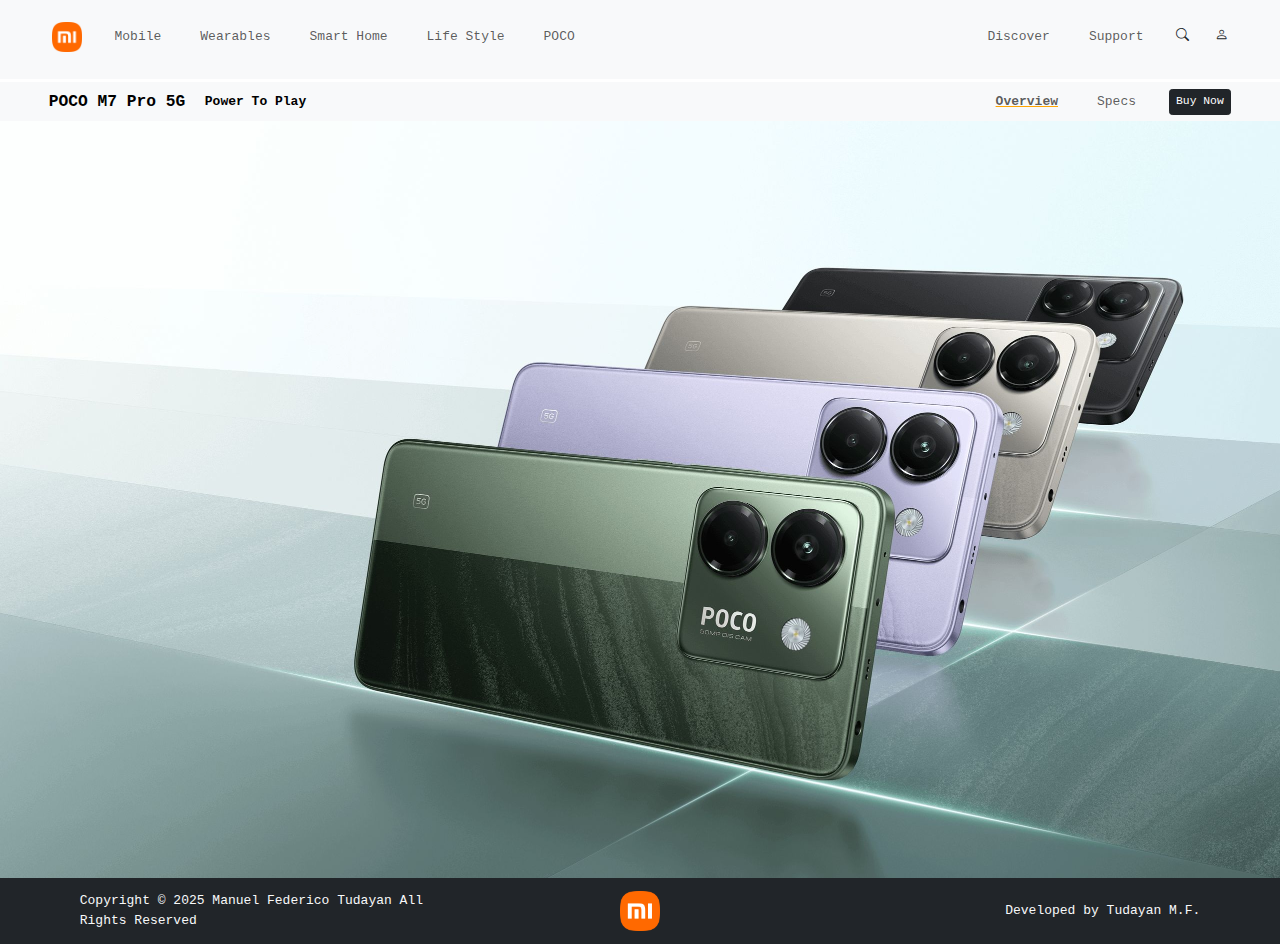
<file: index.html>
<!DOCTYPE html>
<html lang="en">
  <!--
    index.html
    Simple product landing page for POCO M7 Pro 5G
  -->
  <head>
    <meta charset="UTF-8"/>
    <meta name="viewport" content="width=device-width, initial-scale=1.0"/>

    <link rel="stylesheet" href="/rsc/css/bootstrap.min.css"/>
    <script src="/rsc/js/bootstrap.min.js"></script>

    <link rel="stylesheet" href="/rsc/custom.css"/>
    <script src="/rsc/custom.js"></script>

    <link rel="stylesheet" href="https://cdn.jsdelivr.net/npm/bootstrap-icons@1.11.3/font/bootstrap-icons.css"/>

    <link rel="icon" type="image/png" href="/media/img/favicon_xiaomi.png"/>

    <title>Xiaomi</title>
  </head>
  <body>
  <!-- Main site navigation: brand logo and category links -->
  <nav class="navbar navbar-expand-lg bg-body-tertiary py-1 mb-1" >
      <div class="container-fluid p-3 mb-2 bg-light text-dark">
        <a class="navbar-brand" href="#">
          <img
            src="/media/img/favicon_xiaomi.png"
            alt="Logo"
            width="30"
            height="30"
            class="d-inline-block align-text-top ms-5"
          />
        </a>
        <button
          class="navbar-toggler"
          type="button"
          data-bs-toggle="collapse"
          data-bs-target="#navbarText"
          aria-controls="navbarText"
          aria-expanded="false"
          aria-label="Toggle navigation"
        >
          <span class="navbar-toggler-icon"></span>
        </button>
        <div class="collapse navbar-collapse" id="navbarText">
          <ul class="navbar-nav me-auto mb-2 mb-lg-0">
            <li class="nav-item">
              <a class="nav-link ms-3 me-3 nav-hover" aria-current="page" href="#">Mobile</a>
            </li>
            <li class="nav-item">
              <a class="nav-link ms-3 me-3 nav-hover" href="#">Wearables</a>
            </li>
            <li class="nav-item">
              <a class="nav-link ms-3 me-3 nav-hover" href="#">Smart Home</a>
            </li>
            <li class="nav-item">
              <a class="nav-link ms-3 me-3 nav-hover" href="#">Life Style</a>
            </li>
            <li class="nav-item">
              <a class="nav-link  ms-3 me-3 nav-hover-poco" href="#">POCO</a>
            </li>
          </ul>
          <ul class="navbar-nav">
            <li class="nav-item">
              <a class="nav-link ms-3 me-3 nav-hover" href="#">Discover</a>
            </li>
            <li>
              <a class="nav-link ms-3 me-3 nav-hover" href="#">Support</a>
            </li>
          </ul>
            <i class="bi bi-search ms-3 me-3"></i>
            <i class="bi bi-person w-d ms-3 me-5"></i>
        </div>
      </div>
    </nav>

  <!-- Sticky product navigation: product title, overview/specs links and Buy button -->
  <div class="sticky-top">
      <nav class="navbar navbar-expand-lg bg-body-tertiary py-1 mt-1">
        <div class="container-fluid">
          <a class="navbar-brand ms-5 fs-5 fw-bold" href="#">POCO M7 Pro 5G</a>
          <div class="collapse navbar-collapse" id="navbarText">
            <ul class="navbar-nav me-auto mb-2 mb-lg-0">
              <li class="nav-item">
                <a class="nav-link active fw-bold" aria-current="page" href="#">Power To Play</a>
              </li>
            </ul>
            <ul class="navbar-nav">
              <li class="nav-item">
                <a class="nav-link ms-3 me-3 nav-hover-special fw-bold under-line" href="#">Overview</a>
              </li>
              <li>
                <a class="nav-link ms-3 me-3 nav-hover-special fw-lighter" href="/specs.html">Specs</a>
              </li>
            </ul>
            <!-- Buy Now button: has id="add". Shows an alert to simulate adding to cart. -->
            <button class="btn btn-dark btn-sm ms-3 me-5" type="button" id="add" onclick="addButton()">Buy Now</button>
          </div>
        </div>
      </nav>
    </div>

    <div id="carouselExampleSlidesOnly" class="carousel slide" data-bs-ride="carousel">
      <div class="carousel-inner">
        <div class="carousel-item active">
          
          <img src="/media/img/poco1.png" class="d-block w-100" alt="...">
        </div>
        <div class="carousel-item">
          <img src="/media/img/poco2.webp" class="d-block w-100" alt="...">
        </div>
        <div class="carousel-item">
          <img src="/media/img/poco3.webp" class="d-block w-100" alt="...">
        </div>
        <div class="carousel-item">
          <img src="/media/img/poco4.webp" class="d-block w-100" alt="...">
        </div>
      </div>
    </div>

  <!-- Footer: copyright, brand logo and developer credit -->
    <div class="footer bg-dark text-light py-3">
        <div class="container">
            <div class="row align-items-center">
                <!-- Copyright -->
                <div class="col text-start">
                    Copyright &copy; 2025 Manuel Federico Tudayan All Rights Reserved
                </div>

                <!-- Brand Logo -->
                <div class="col text-center">
                    <img src="/media/img/favicon_xiaomi.png" alt="Brand Logo" class="logo">
                </div>

                <!-- Developer -->
                <div class="col text-end">
                    Developed by Tudayan M.F.
                </div>
            </div>
        </div>
    </div>
  </body>
</html>
</file>
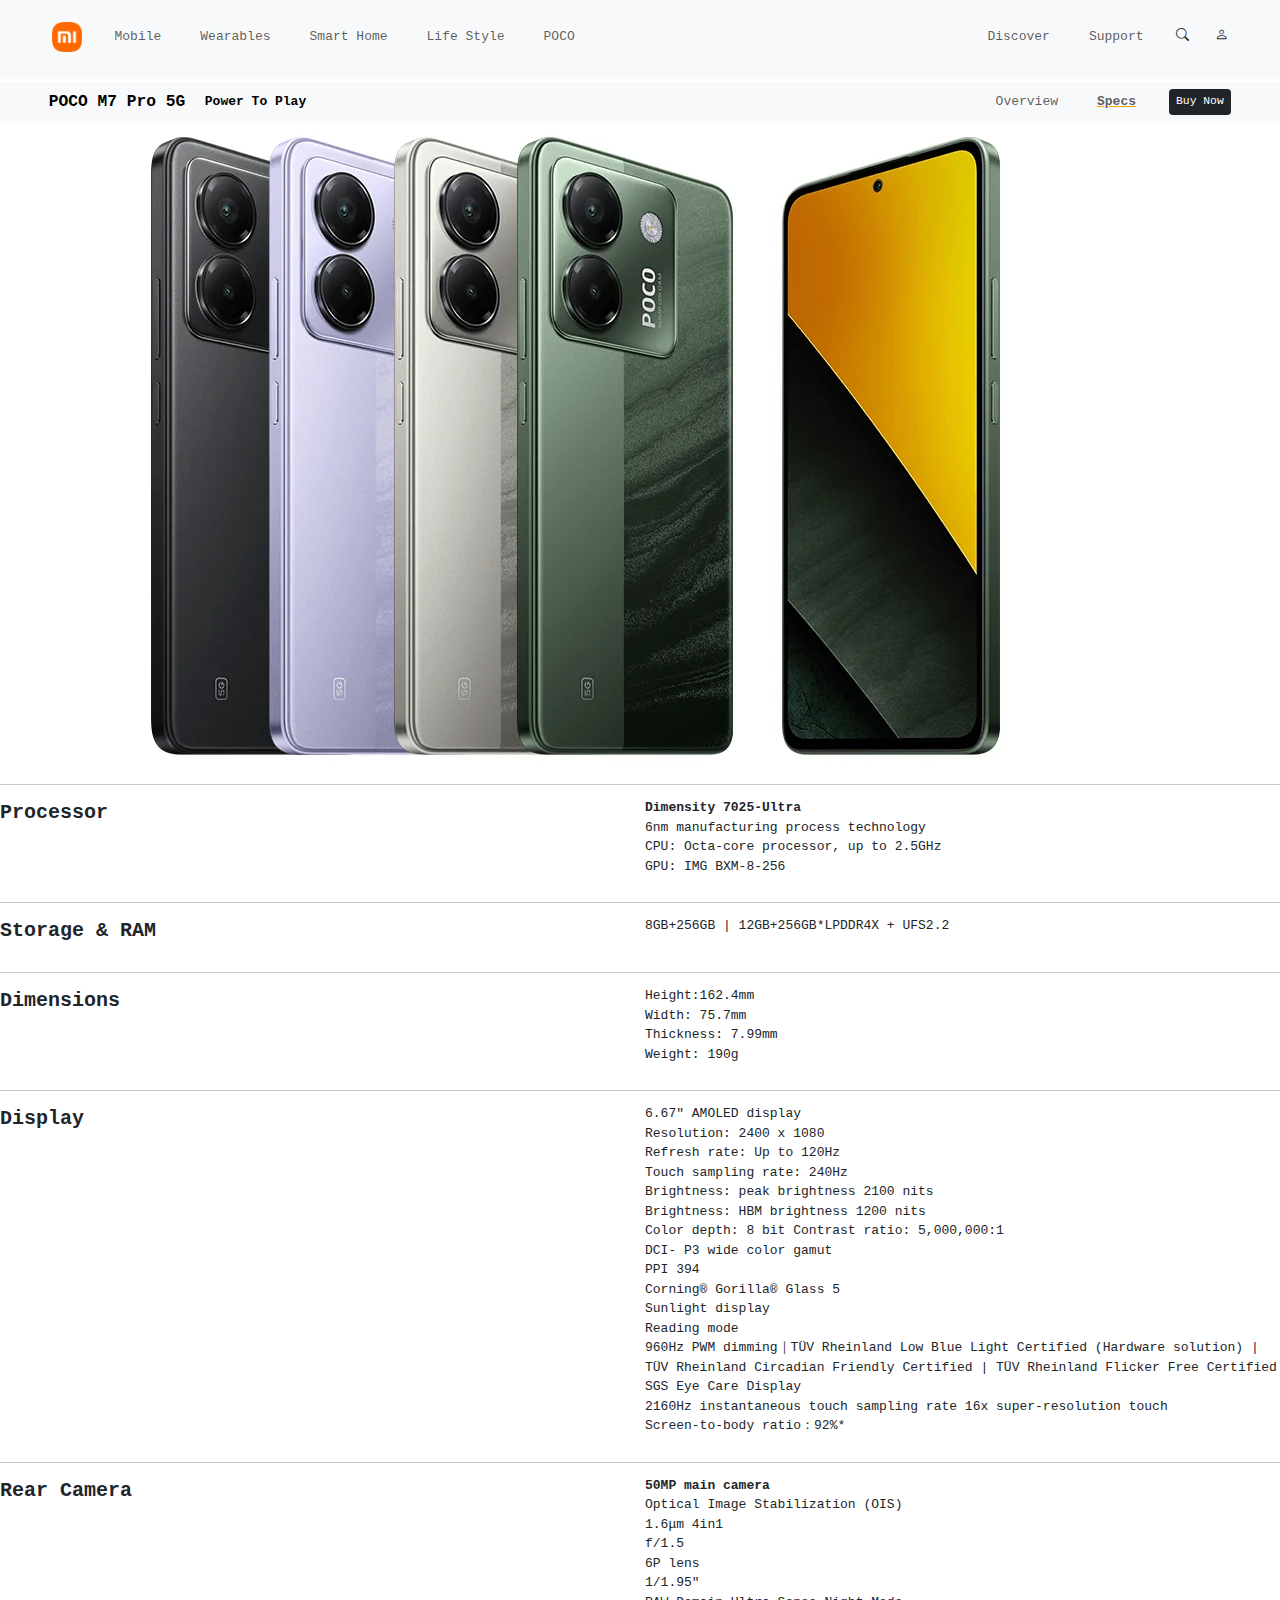
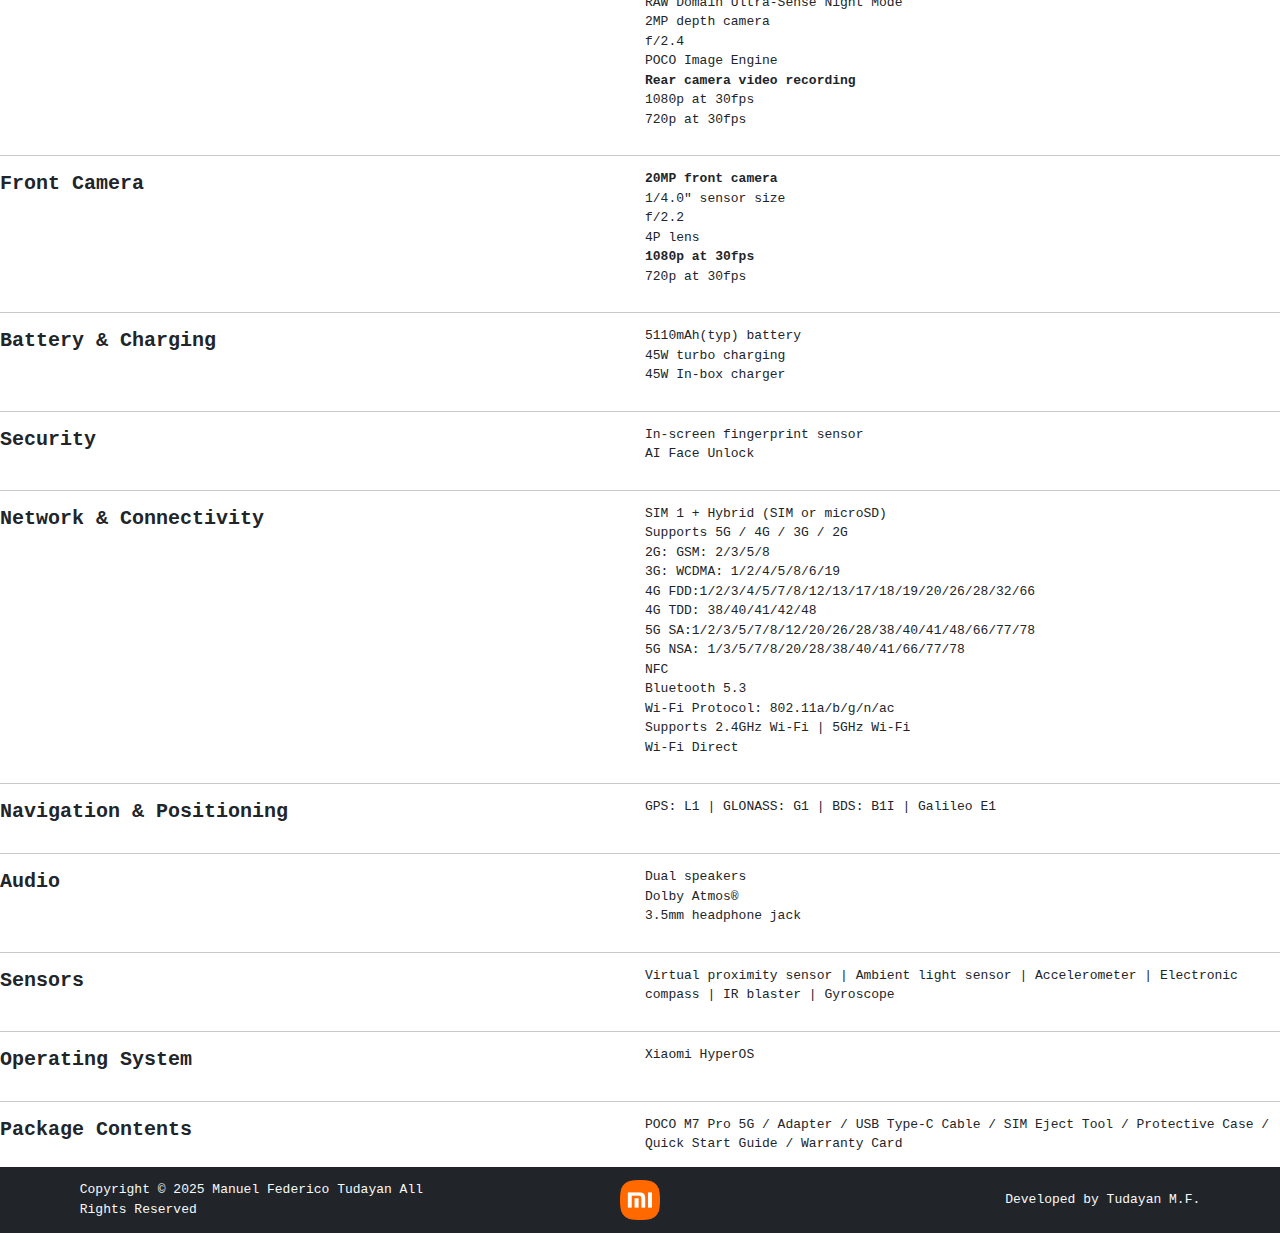
<file: specs.html>
<!DOCTYPE html>
<html lang="en">
  <!--
    specs.html
    Product specifications page for POCO M7 Pro 5G
  -->
  <head>
    <meta charset="UTF-8"/>
    <meta name="viewport" content="width=device-width, initial-scale=1.0"/>

    <link rel="stylesheet" href="/rsc/css/bootstrap.min.css"/>
    <script src="/rsc/js/bootstrap.min.js"></script>

    <link rel="stylesheet" href="/rsc/custom.css"/>
    <script src="/rsc/custom.js"></script>

    <link rel="stylesheet" href="https://cdn.jsdelivr.net/npm/bootstrap-icons@1.11.3/font/bootstrap-icons.css"/>

    <link rel="icon" type="image/png" href="/media/img/favicon_xiaomi.png"/>

    <title>POCO M7 Pro 5G Specs - Xiaomi</title>
  </head>
  <body>
  <!-- Global navigation (same as index): provides category links and brand logo -->
  <nav class="navbar navbar-expand-lg bg-body-tertiary py-1 mb-1" >
      <div class="container-fluid p-3 mb-2 bg-light text-dark">
        <a class="navbar-brand" href="#">
          <img
            src="/media/img/favicon_xiaomi.png"
            alt="Logo"
            width="30"
            height="30"
            class="d-inline-block align-text-top ms-5"
          />
        </a>
        <button
          class="navbar-toggler"
          type="button"
          data-bs-toggle="collapse"
          data-bs-target="#navbarText"
          aria-controls="navbarText"
          aria-expanded="false"
          aria-label="Toggle navigation"
        >
          <span class="navbar-toggler-icon"></span>
        </button>
        <div class="collapse navbar-collapse" id="navbarText">
          <ul class="navbar-nav me-auto mb-2 mb-lg-0">
            <li class="nav-item">
              <a class="nav-link ms-3 me-3 nav-hover" aria-current="page" href="#">Mobile</a>
            </li>
            <li class="nav-item">
              <a class="nav-link ms-3 me-3 nav-hover" href="#">Wearables</a>
            </li>
            <li class="nav-item">
              <a class="nav-link ms-3 me-3 nav-hover" href="#">Smart Home</a>
            </li>
            <li class="nav-item">
              <a class="nav-link ms-3 me-3 nav-hover" href="#">Life Style</a>
            </li>
            <li class="nav-item">
              <a class="nav-link  ms-3 me-3 nav-hover-poco" href="#">POCO</a>
            </li>
          </ul>
          <ul class="navbar-nav">
            <li class="nav-item">
              <a class="nav-link ms-3 me-3 nav-hover" href="#">Discover</a>
            </li>
            <li>
              <a class="nav-link ms-3 me-3 nav-hover" href="#">Support</a>
            </li>
          </ul>
            <i class="bi bi-search ms-3 me-3"></i>
            <i class="bi bi-person w-d ms-3 me-5"></i>
        </div>
      </div>
    </nav>

    <div class="sticky-top">
      <nav class="navbar navbar-expand-lg bg-body-tertiary py-1 mt-1">
        <div class="container-fluid">
          <a class="navbar-brand ms-5 fs-5 fw-bold" href="#">POCO M7 Pro 5G</a>
          <div class="collapse navbar-collapse" id="navbarText">
            <ul class="navbar-nav me-auto mb-2 mb-lg-0">
              <li class="nav-item">
                <a class="nav-link active fw-bold" aria-current="page" href="#">Power To Play</a>
              </li>
            </ul>
            <ul class="navbar-nav">
              <li class="nav-item">
                <a class="nav-link ms-3 me-3 nav-hover-special fw-lighter" href="/index.html">Overview</a>
              </li>
              <li>
                <a class="nav-link ms-3 me-3 nav-hover-special fw-bold under-line" href="/specs.html">Specs</a>
              </li>
            </ul>
            <button class="btn btn-dark btn-sm ms-3 me-5" type="button" id="add" onclick="addButton()">Buy Now</button>
          </div>
        </div>
      </nav>
    </div>

    <img src="/media/img/spec1.webp" class="img-fluid" alt="...">

    <hr>

  <!-- Specifications grid: two-column layout (title | details) for each spec row -->
  <div class="grid">
        <div class="spec-title"><p>Processor</p></div>
            <div>
                <p class="spec"><b>Dimensity 7025-Ultra</b><br>6nm manufacturing process technology<br>CPU: Octa-core processor, up to 2.5GHz<br>
                    GPU: IMG BXM-8-256</p>
            </div>
    </div>
    <hr>
    <div class="grid">
        <div class="spec-title"><p>Storage & RAM</p></div>
            <div>
                <p class="spec">8GB+256GB | 12GB+256GB*LPDDR4X + UFS2.2</p>
            </div>
    </div>
    <hr>
    <div class="grid">
        <div class="spec-title"><p>Dimensions</p></div>
            <div>
                <p class="spec">Height:162.4mm<br>Width: 75.7mm<br>Thickness: 7.99mm<br>Weight: 190g</p>
            </div>
    </div>
    <hr>
    <div class="grid">
        <div class="spec-title"><p>Display</p></div>
            <div>
                <p class="spec">6.67" AMOLED display<br>Resolution: 2400 x 1080<br>Refresh rate: Up to 120Hz<br>Touch sampling rate: 240Hz<br>
                    Brightness: peak brightness 2100 nits<br>Brightness: HBM brightness 1200 nits<br>Color depth: 8 bit
                    Contrast ratio: 5,000,000:1<br>DCI- P3 wide color gamut<br>PPI 394<br>Corning® Gorilla® Glass 5<br>Sunlight display<br>
                    Reading mode<br>960Hz PWM dimming｜TÜV Rheinland Low Blue Light Certified (Hardware solution) | TÜV Rheinland 
                    Circadian Friendly Certified | TÜV Rheinland Flicker Free Certified<br>SGS Eye Care Display<br>
                    2160Hz instantaneous touch sampling rate 16x super-resolution touch<br>Screen-to-body ratio：92%*</p>
            </div>
    </div>
    <hr>
    <div class="grid">
        <div class="spec-title"><p>Rear Camera</p></div>
            <div>
                <p class="spec"><b>50MP main camera</b><br>Optical Image Stabilization (OIS)<br>1.6μm 4in1<br>f/1.5<br>6P lens<br>1/1.95"<br>
                    RAW Domain Ultra-Sense Night Mode<br>2MP depth camera<br>f/2.4<br>POCO Image Engine<br><b>Rear camera video recording</b>
                    <br>1080p at 30fps<br>720p at 30fps</p>
            </div>
    </div>
    <hr>
    <div class="grid">
        <div class="spec-title"><p>Front Camera</p></div>
            <div>
                <p class="spec"><b>20MP front camera</b><br>1/4.0" sensor size<br>f/2.2<br>4P lens<br><b>1080p at 30fps</b><br>720p at 30fps</p>
            </div>
    </div>
    <hr>
    <div class="grid">
        <div class="spec-title"><p>Battery & Charging</p></div>
            <div>
                <p class="spec">5110mAh(typ) battery<br>45W turbo charging<br>45W In-box charger</p>
            </div>
    </div>
    <hr>
    <div class="grid">
        <div class="spec-title"><p>Security</p></div>
            <div>
                <p class="spec">In-screen fingerprint sensor<br>AI Face Unlock</p>
            </div>
    </div>
    <hr>
    <div class="grid">
        <div class="spec-title"><p>Network & Connectivity</p></div>
            <div>
                <p class="spec">SIM 1 + Hybrid (SIM or microSD)<br>Supports 5G / 4G / 3G / 2G<br>2G: GSM: 2/3/5/8<br>3G: WCDMA: 1/2/4/5/8/6/19<br>
                    4G FDD:1/2/3/4/5/7/8/12/13/17/18/19/20/26/28/32/66<br>4G TDD: 38/40/41/42/48<br>5G SA:1/2/3/5/7/8/12/20/26/28/38/40/41/48/66/77/78<br>
                    5G NSA: 1/3/5/7/8/20/28/38/40/41/66/77/78<br>NFC<br>Bluetooth 5.3<br>Wi-Fi Protocol: 802.11a/b/g/n/ac<br>Supports 2.4GHz Wi-Fi | 5GHz Wi-Fi<br>
                    Wi-Fi Direct</p>
            </div>
    </div>
    <hr>
    <div class="grid">
        <div class="spec-title"><p>Navigation & Positioning</p></div>
            <div>
                <p class="spec">GPS: L1 | GLONASS: G1 | BDS: B1I | Galileo E1</p>
            </div>
    </div>
    <hr>
    <div class="grid">
        <div class="spec-title"><p>Audio</p></div>
            <div>
                <p class="spec">Dual speakers<br>Dolby Atmos®<br>3.5mm headphone jack</p>
            </div>
    </div>
    <hr>
    <div class="grid">
        <div class="spec-title"><p>Sensors</p></div>
            <div>
                <p class="spec">Virtual proximity sensor | Ambient light sensor | Accelerometer | Electronic compass | IR blaster | Gyroscope</p>
            </div>
    </div>
    <hr>
    <div class="grid">
        <div class="spec-title"><p>Operating System</p></div>
            <div>
                <p class="spec">Xiaomi HyperOS</p>
            </div>
    </div>
    <hr>
    <div class="grid">
        <div class="spec-title"><p>Package Contents</p></div>
            <div>
                <p class="spec">POCO M7 Pro 5G / Adapter / USB Type-C Cable / SIM Eject Tool / Protective Case / Quick Start Guide / Warranty Card</p>
            </div>
    </div>

  <!-- Footer: copyright, brand logo and developer credit -->
    <div class="footer bg-dark text-light py-3">
        <div class="container">
            <div class="row align-items-center">
                <!-- Copyright -->
                <div class="col text-start">
                    Copyright &copy; 2025 Manuel Federico Tudayan All Rights Reserved
                </div>

                <!-- Brand Logo -->
                <div class="col text-center">
                    <img src="/media/img/favicon_xiaomi.png" alt="Brand Logo" class="logo">
                </div>

                <!-- Developer -->
                <div class="col text-end">
                    Developed by Tudayan M.F.
                </div>
            </div>
        </div>
    </div>
  </body>
</html>
</file>
<file: rsc/custom.css>
/* Base font for the texts */
* {
        font-family: monospace;
}

.nav-hover:hover {
    /* Hover style for general nav links */
    color: orange;
    text-decoration: underline;
    text-decoration-color: orange;
}

.nav-hover-poco:hover {
    /* Highlight style for POCO menu item */
    font-family:'Segoe UI', Tahoma, Geneva, Verdana, sans-serif;
    background-color: orange;
    font-weight: bolder;
}

.nav-hover-special:hover {
    color: orange;
}

.under-line {
    /* Utility to underline a link using brand color */
    text-decoration: underline;
    text-decoration-color: orange;
}

hr {
    font-weight: bold;
}

/* Specs grid: two columns (title | details) used on specs.html */
.grid { 
    display: grid;
    grid-template-columns: repeat(2, 1fr); 
    gap: 10px;
}

.spec-title {
    font-size: x-large;
    font-weight: bold;
}

/* Footer */
.logo {
    height: 40px;
}
</file>
